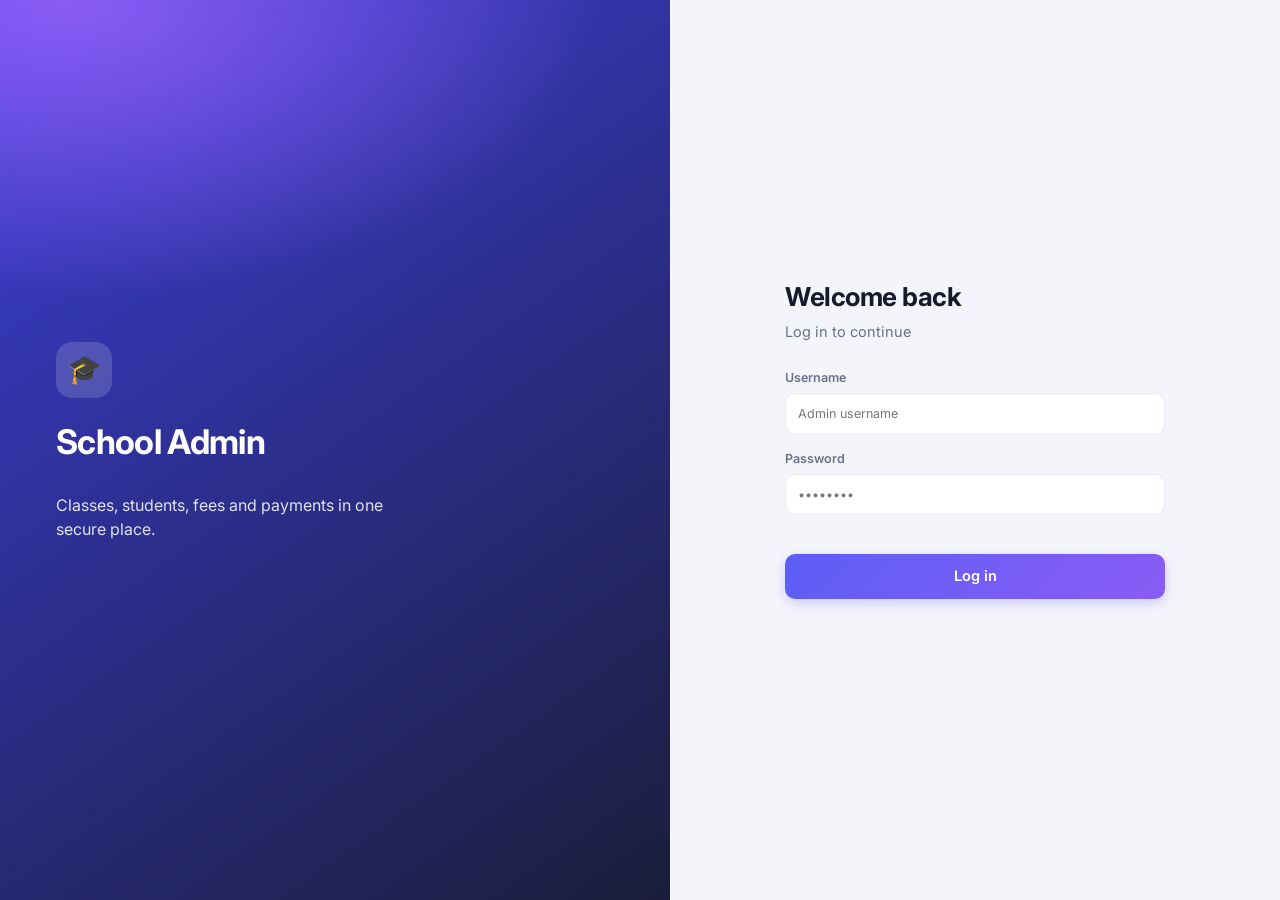
<file: frontend/index.html>
<!doctype html>
<html lang="en">
<head>
  <meta charset="utf-8">
  <meta name="viewport" content="width=device-width, initial-scale=1">
  <title>Dashboard | School Admin</title>
  <link rel="preconnect" href="https://fonts.googleapis.com">
  <link rel="stylesheet" href="https://fonts.googleapis.com/css2?family=Inter:wght@400;500;600;700&display=swap">
  <link rel="stylesheet" href="style.css">
</head>
<body>
  <div id="app">
    <aside>
      <div class="brand"><span class="logo sm">🎓</span> School Admin</div>
      <nav id="nav"></nav>
      <div class="foot">
        <small id="timer"></small>
        <button id="logout" class="ghost">Log out</button>
      </div>
    </aside>
    <section>
      <header><h1 id="title"></h1></header>
      <div id="content"></div>
    </section>
  </div>

  <dialog id="dlg"><form id="dlg-body"></form></dialog>
  <div id="toast"></div>
  <script src="app.js"></script>
</body>
</html>
</file>
<file: frontend/style.css>
:root {
  --bg:#f4f5fb; --card:#fff; --ink:#161a2b; --muted:#6b7186; --line:#e8eaf3; --soft:#f1f2fb;
  --brand:#5b5ef4; --brand2:#8b5cf6; --danger:#e5484d; --ok:#16a34a;
  --shadow:0 1px 2px rgba(20,24,60,.05), 0 8px 24px rgba(20,24,60,.06);
}
@media (prefers-color-scheme: dark) {
  :root { --bg:#0e1020; --card:#171a2f; --ink:#eceefb; --muted:#9498b3; --line:#262a46; --soft:#1f2340;
    --shadow:0 1px 2px rgba(0,0,0,.3), 0 8px 24px rgba(0,0,0,.35); }
}
* { box-sizing:border-box; }
body { margin:0; font:14.5px/1.55 Inter, system-ui, "Segoe UI", sans-serif; background:var(--bg); color:var(--ink); }
h1, h2, h3 { margin:0; letter-spacing:-.02em; }

button { font:inherit; font-weight:600; cursor:pointer; border:0; border-radius:10px; padding:9px 16px; color:#fff;
  background:linear-gradient(135deg, var(--brand), var(--brand2)); box-shadow:0 4px 12px rgba(91,94,244,.28); transition:transform .15s, box-shadow .15s, opacity .15s; }
button:hover { transform:translateY(-1px); box-shadow:0 6px 16px rgba(91,94,244,.36); }
button:disabled { opacity:.45; cursor:not-allowed; transform:none; box-shadow:none; }
button.ghost { background:var(--card); color:var(--ink); border:1px solid var(--line); box-shadow:none; }
button.danger { background:transparent; color:var(--danger); border:1px solid color-mix(in srgb, var(--danger) 35%, transparent); box-shadow:none; }
button.danger:hover { background:color-mix(in srgb, var(--danger) 10%, transparent); }
button.wide { width:100%; padding:11px; }

input, select, textarea { font:inherit; width:100%; padding:10px 12px; border:1px solid var(--line); border-radius:10px; background:var(--card); color:var(--ink); transition:border-color .15s, box-shadow .15s; }
input:focus, select:focus, textarea:focus { outline:0; border-color:var(--brand); box-shadow:0 0 0 4px color-mix(in srgb, var(--brand) 18%, transparent); }
label { display:block; margin-bottom:14px; font-size:12.5px; font-weight:600; color:var(--muted); text-transform:capitalize; }
label input, label select, label textarea { margin-top:6px; font-weight:400; }
.err { color:var(--danger); min-height:1.3em; margin:4px 0 8px; font-size:13px; }

/* ---------- login ---------- */
#login { min-height:100vh; display:grid; grid-template-columns:1.1fr 1fr; }
.hero { display:flex; flex-direction:column; justify-content:center; padding:56px; color:#fff;
  background:radial-gradient(900px 500px at 10% 0%, #8b5cf6 0%, transparent 60%), linear-gradient(145deg, #3b3fd8, #1b1d3a); }
.hero h2 { font-size:34px; margin:18px 0 8px; }
.hero p { max-width:340px; opacity:.85; font-size:16px; }
.logo { width:56px; height:56px; display:grid; place-items:center; font-size:28px; border-radius:16px; background:rgba(255,255,255,.16); backdrop-filter:blur(6px); }
.logo.sm { width:34px; height:34px; font-size:18px; border-radius:10px; }

#login h1 { font-size:26px; }
.sub { color:var(--muted); margin:4px 0 24px; }

/* ---------- layout ---------- */
#app { display:flex; min-height:100vh; }
aside { width:240px; flex:none; padding:22px 16px; display:flex; flex-direction:column; gap:22px; color:#dfe2ff;
  background:linear-gradient(180deg, #1b1d3a, #251d52); position:sticky; top:0; height:100vh; }
.brand { display:flex; align-items:center; gap:10px; font-weight:700; font-size:16px; color:#fff; padding:0 6px; }
nav { display:flex; flex-direction:column; gap:4px; flex:1; }
nav button { display:flex; align-items:center; gap:12px; text-align:left; padding:11px 12px; background:transparent; color:#c9cdf5; box-shadow:none; border-radius:12px; font-weight:500; }
nav button:hover { background:rgba(255,255,255,.08); transform:none; box-shadow:none; }
nav button.on { background:rgba(255,255,255,.16); color:#fff; font-weight:600; }
.foot { display:flex; flex-direction:column; gap:10px; }
.foot small { color:#a9aee0; padding:0 6px; }
.foot .ghost { background:rgba(255,255,255,.08); color:#fff; border-color:rgba(255,255,255,.18); }
section { flex:1; min-width:0; padding:28px 36px; max-width:1300px; }
header { margin-bottom:20px; }
header h1 { font-size:26px; }

/* ---------- content ---------- */
.bar { display:flex; justify-content:space-between; align-items:center; margin-bottom:14px; }
.count { color:var(--muted); font-size:13px; }
.card { background:var(--card); border:1px solid var(--line); border-radius:16px; box-shadow:var(--shadow); overflow-x:auto; }
table { width:100%; border-collapse:collapse; }
th, td { padding:13px 18px; text-align:left; white-space:nowrap; }
th { font-size:11.5px; letter-spacing:.06em; text-transform:uppercase; color:var(--muted); background:var(--soft); font-weight:600; }
td { border-top:1px solid var(--line); }
tbody tr { transition:background .12s; }
tbody tr:hover { background:var(--soft); }
td.act { display:flex; gap:6px; justify-content:flex-end; }
td.act button { padding:6px 12px; font-size:13px; }
.chip, .badge { display:inline-block; padding:2px 10px; border-radius:999px; font-size:12.5px; font-weight:600; }
.chip { background:color-mix(in srgb, var(--brand) 14%, transparent); color:var(--brand); }
.badge { background:color-mix(in srgb, var(--ok) 15%, transparent); color:var(--ok); text-transform:capitalize; }
.pager { display:flex; gap:10px; align-items:center; justify-content:flex-end; margin-top:14px; color:var(--muted); }
.pager button { padding:7px 14px; }

/* ---------- dialog + toast ---------- */
dialog { width:min(460px, 94%); max-height:92vh; overflow:auto; padding:26px; border:1px solid var(--line); border-radius:18px; background:var(--card); color:var(--ink); box-shadow:0 24px 60px rgba(0,0,0,.3); }
dialog::backdrop { background:rgba(10,12,30,.55); backdrop-filter:blur(3px); }
dialog h3 { font-size:18px; margin-bottom:18px; }
dialog .row { display:flex; gap:10px; justify-content:flex-end; margin-top:10px; }
dl { display:grid; grid-template-columns:auto 1fr; gap:10px 24px; margin:0; }
dt { color:var(--muted); } dd { margin:0; font-weight:600; text-align:right; }
#toast { position:fixed; right:24px; bottom:24px; padding:12px 18px; border-radius:12px; background:#1b1d3a; color:#fff; font-weight:600;
  box-shadow:0 10px 30px rgba(0,0,0,.3); opacity:0; transform:translateY(12px); pointer-events:none; transition:.25s; }
#toast.on { opacity:1; transform:none; }

@media (max-width:860px) {
  #login { grid-template-columns:1fr; } .hero { display:none; }
  #app { flex-direction:column; }
  aside { width:auto; height:auto; position:static; flex-direction:row; flex-wrap:wrap; align-items:center; gap:10px; padding:12px; }
  nav { flex-direction:row; flex-wrap:wrap; } .foot { flex-direction:row; align-items:center; }
  section { padding:18px 14px; }
}

/* ---------- login panel + dashboard ---------- */
.panel { display:grid; place-items:center; padding:24px; }
.panel form { width:min(380px, 100%); }
.panel a { color:var(--brand); font-weight:600; text-decoration:none; }
.stats { display:grid; grid-template-columns:repeat(auto-fit, minmax(200px, 1fr)); gap:16px; margin-bottom:20px; }
.stat { background:var(--card); border:1px solid var(--line); border-radius:16px; padding:18px 20px; box-shadow:var(--shadow); }
.stat span { color:var(--muted); font-size:13px; font-weight:600; }
.stat b { display:block; font-size:26px; margin-top:4px; letter-spacing:-.02em; }
.stat.ok b { color:var(--ok); } .stat.warn b { color:#d97706; }
</file>
